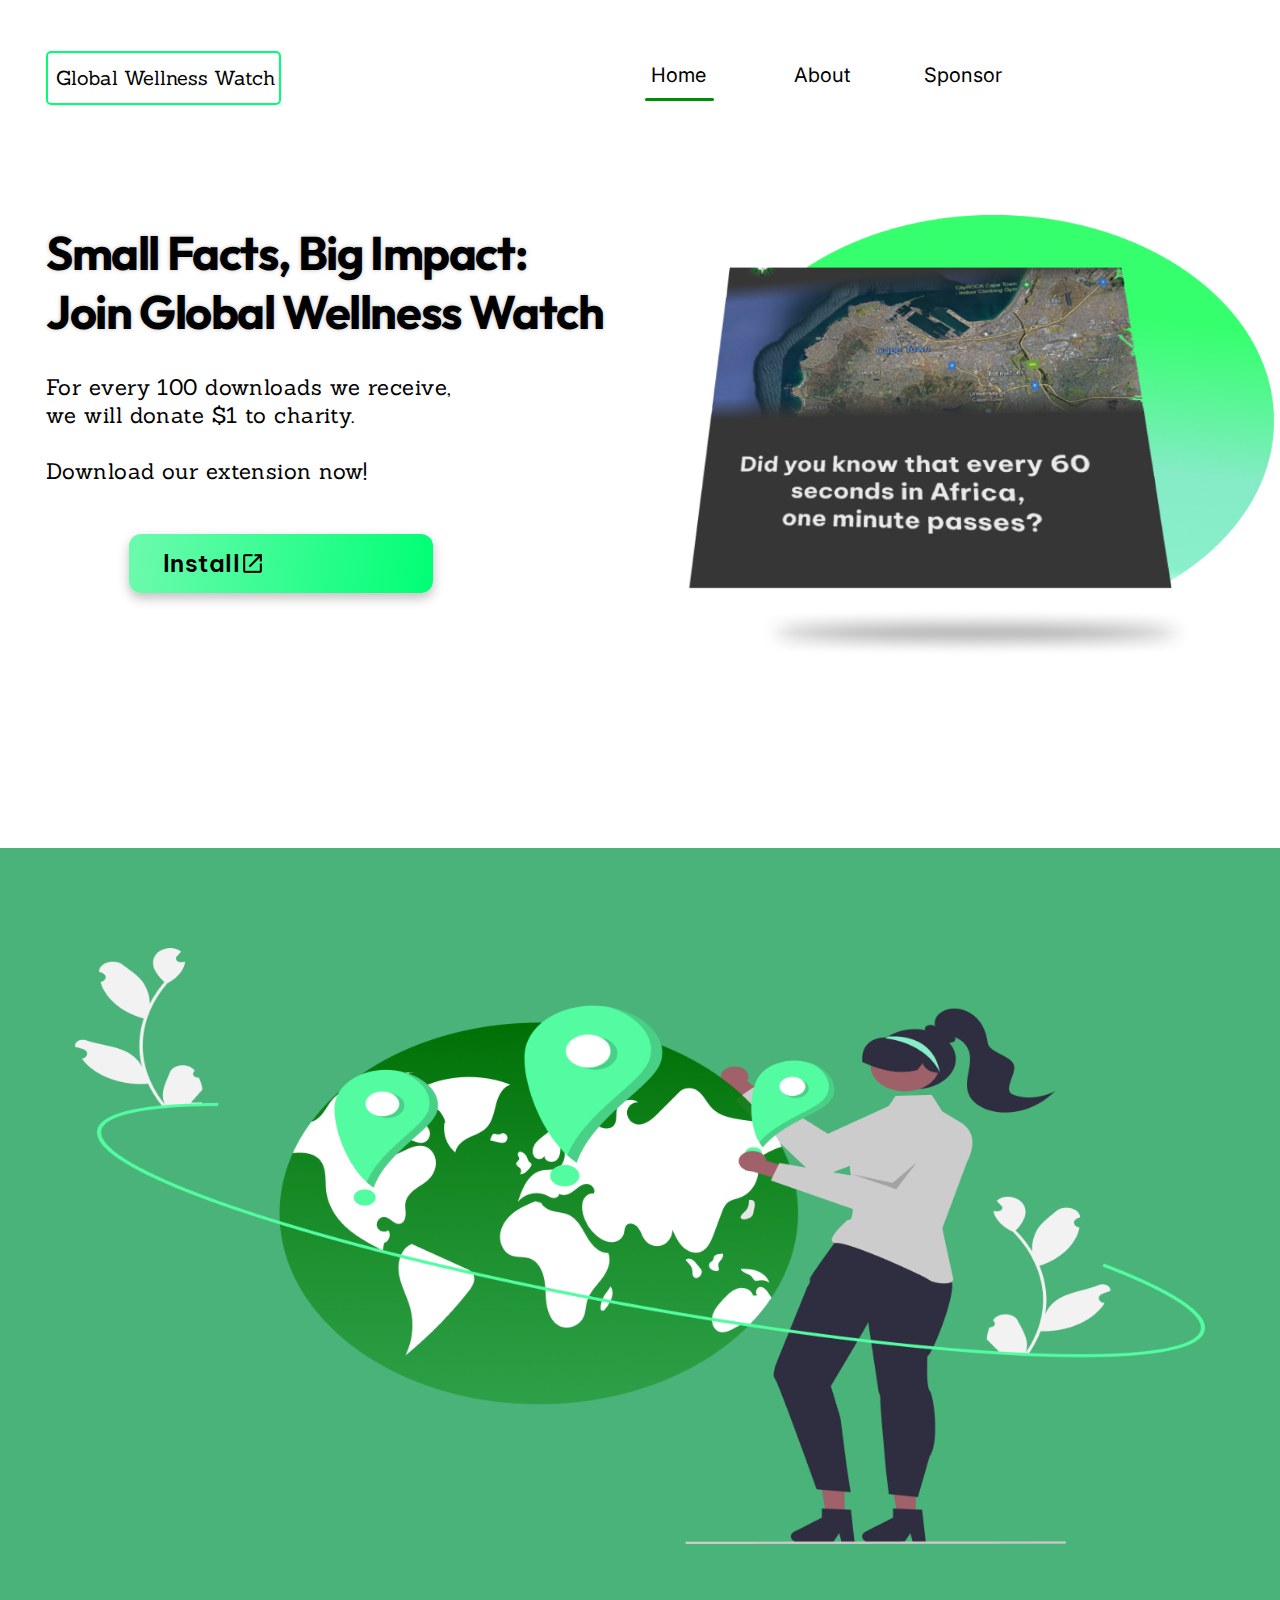
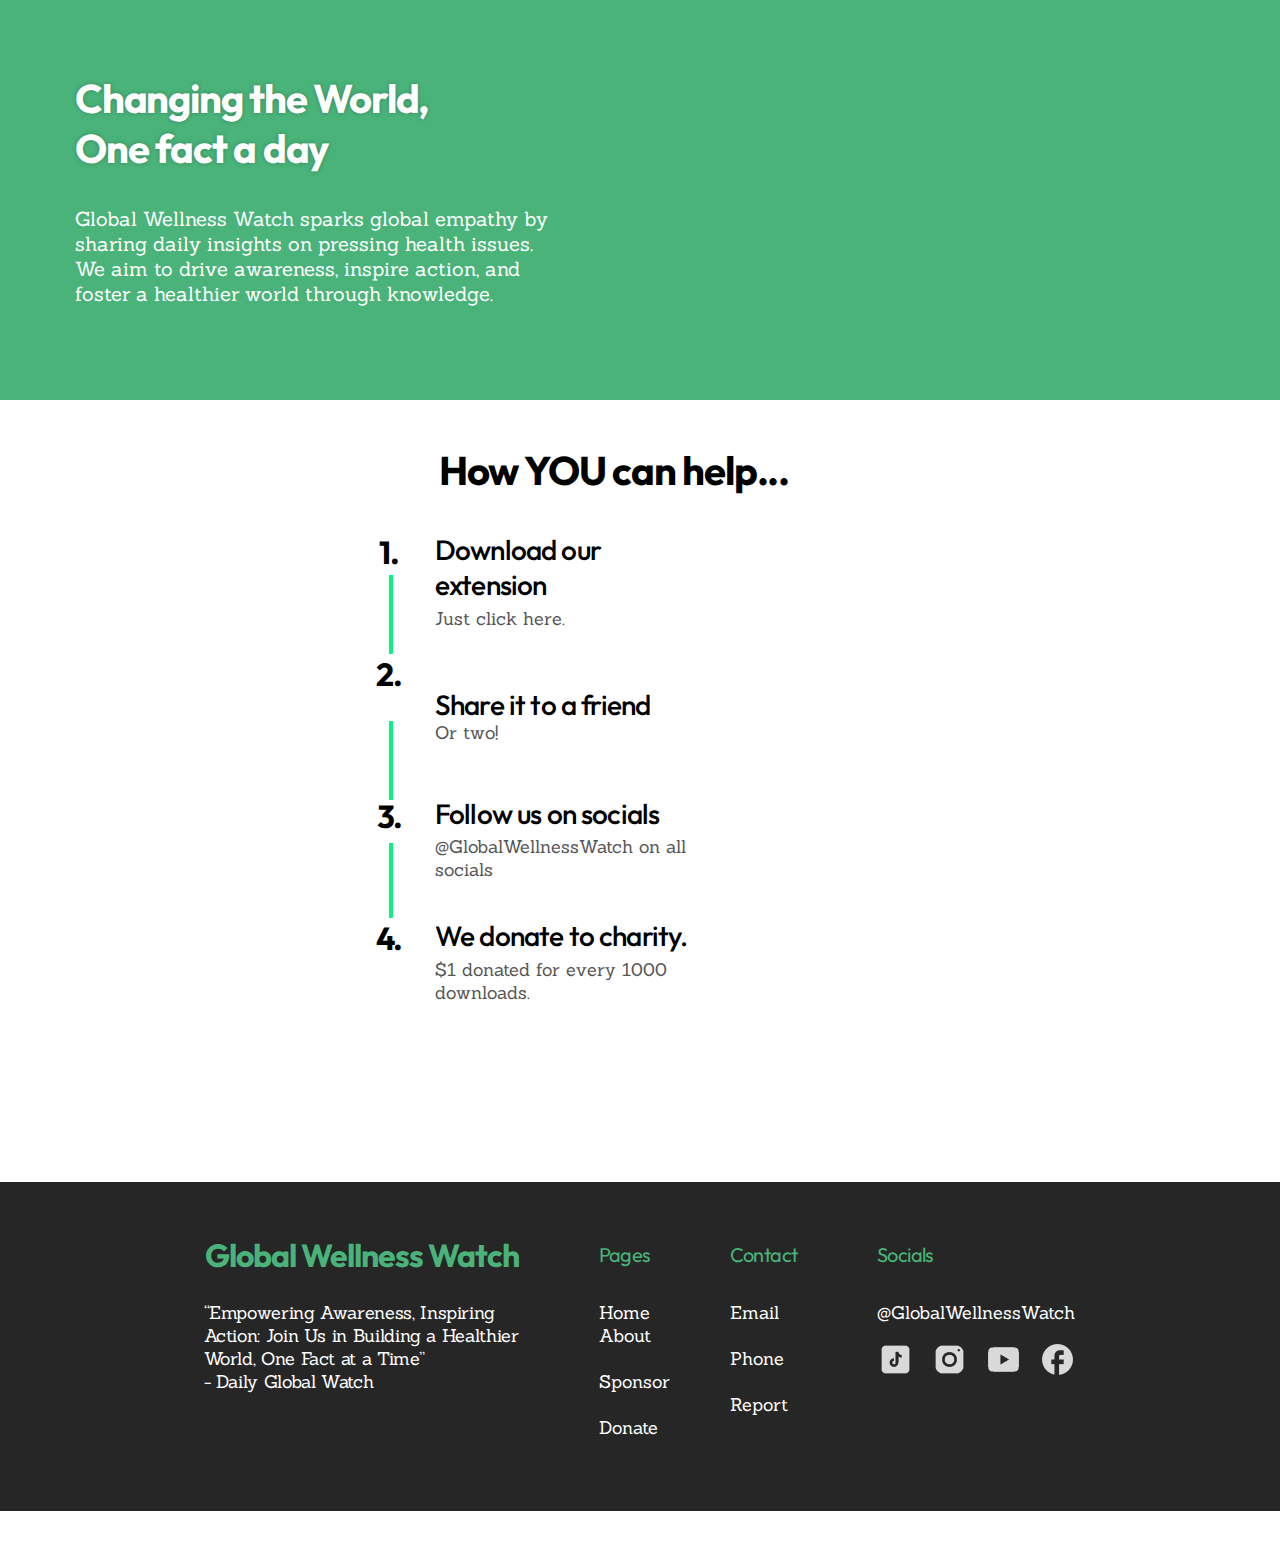
<file: web/index.html>
<!DOCTYPE html>
<html>
  <head>
    <meta charset="utf-8" />
    <meta name="viewport" content="initial-scale=1, width=device-width" />

    <link rel="stylesheet" href="./global.css" />
    <link rel="stylesheet" href="./index.css" />
    <link
      rel="stylesheet"
      href="https://fonts.googleapis.com/css2?family=Sanchez:wght@400&display=swap"
    />
    <link
      rel="stylesheet"
      href="https://fonts.googleapis.com/css2?family=Inter:wght@400&display=swap"
    />
    <link
      rel="stylesheet"
      href="https://fonts.googleapis.com/css2?family=Outfit:wght@400;500;700&display=swap"
    />
    <link
      rel="stylesheet"
      href="https://fonts.googleapis.com/css2?family=Be Vietnam:wght@600&display=swap"
    />
  </head>
  <body>
    <div class="home">
      <section class="home-inner">
        <div class="frame-parent">
          <div class="global-wellness-watch-label-parent">
            <div class="global-wellness-watch-label">
              <div class="global-wellness-watch-label-child"></div>
              <div class="global-wellness-watch">Global Wellness Watch</div>
            </div>
            <div class="frame-wrapper">
              <div class="frame-group">
                <div class="frame-container">
                  <div class="home-wrapper">
                    <div class="home1">Home</div>
                  </div>
                  <div class="current-page">
                    <div class="current-page-child"></div>
                  </div>
                </div>
                <div class="about" id="aboutText">About</div>
                <div class="sponsor" id="sponsorText">Sponsor</div>
              </div>
            </div>
          </div>
          <div class="frame-div">
            <div class="frame-parent1">
              <div class="frame-wrapper1">
                <div class="frame-parent2">
                  <div class="motto-parent">
                    <h1 class="motto">
                      <p class="small-facts-big">Small Facts, Big Impact:</p>
                      <p class="join-global-wellness">
                        Join Global Wellness Watch
                      </p>
                    </h1>
                    <div class="summary">
                      <p class="for-every-100">
                        For every 100 downloads we receive,
                      </p>
                      <p class="we-will-donate">
                        we will donate $1 to charity.
                      </p>
                      <p class="blank-line">&nbsp;</p>
                      <p class="download-our-extension">
                        Download our extension now!
                      </p>
                    </div>
                  </div>
                  <div class="intallbutton-wrapper">
                    <div class="intallbutton" id="intallButtonContainer">
                      <div class="install">Install</div>
                      <img
                        class="external-link-icon"
                        alt=""
                        src="./public/external-link@2x.png"
                      />
                    </div>
                  </div>
                </div>
              </div>
              <div class="wrapper-screenshot-group">
                <img
                  class="screenshot-group-icon"
                  loading="eager"
                  alt=""
                  src="./public/screenshot-group@2x.png"
                />
              </div>
            </div>
          </div>
        </div>
      </section>
      <section class="woman-image">
        <div class="background-2"></div>
        <img
          class="woman-holding-planet"
          loading="eager"
          alt=""
          src="./public/woman-holding-planet@2x.png"
        />

        <div class="woman-image-inner">
          <div class="motto-group">
            <h1 class="motto1">
              <p class="changing-the-world">Changing the World,</p>
              <p class="one-fact-a">One fact a day</p>
            </h1>
            <div class="summary1">
              Global Wellness Watch sparks global empathy by sharing daily
              insights on pressing health issues. We aim to drive awareness,
              inspire action, and foster a healthier world through knowledge.
            </div>
          </div>
        </div>
      </section>
      <div class="home-child">
        <div class="motto-container">
          <b class="motto2">How YOU can help...</b>
          <div class="frame-parent3">
            <div class="frame-wrapper2">
              <div class="tik-tok-logo-parent">
                <div class="tik-tok-logo">
                  <div class="instagram-logo">
                    <b class="you-tube-logo">1.</b>
                  </div>
                  <div class="facebook-logo">
                    <div class="facebook-logo-child"></div>
                  </div>
                  <b class="global-wellness-watch1">2.</b>
                </div>
                <div class="frame-parent4">
                  <div class="download-our-extension-parent">
                    <div class="download-our-extension1">
                      Download our extension
                    </div>
                    <div class="just-click-here">Just click here.</div>
                  </div>
                  <div class="share-it-to">Share it to a friend</div>
                </div>
              </div>
            </div>
            <div class="global-wellness-watch-contact-wrapper">
              <div class="global-wellness-watch-contact">
                <div class="follow-us"></div>
                <div class="or-two">Or two!</div>
              </div>
            </div>
            <div class="footer">
              <div class="call-to-action">
                <b class="social-media">3.</b>
                <div class="follow-us-on">Follow us on socials</div>
              </div>
            </div>
            <div class="header">
              <div class="global-wellness-watch2">
                <div class="pages">
                  <div class="pages-child"></div>
                </div>
                <div class="globalwellnesswatch-on-all">
                  @GlobalWellnessWatch on all socials
                </div>
              </div>
            </div>
            <div class="share">
              <b class="charity-donation">4.</b>
              <div class="email-phone-report">
                <div class="we-donate-to">We donate to charity.</div>
                <div class="donated-for-every">
                  $1 donated for every 1000 downloads.
                </div>
              </div>
            </div>
          </div>
        </div>
      </div>
      <footer class="page-header">
        <div class="footer-bg"></div>
        <div class="home-about-sponsor">
          <b class="global-wellness-watch3">Global Wellness Watch</b>
          <div class="empowering-awareness-inspirin-container">
            <p class="empowering-awareness-inspirin">
              “Empowering Awareness, Inspiring Action: Join Us in Building a
              Healthier World, One Fact at a Time”
            </p>
            <p class="daily-global-watch">- Daily Global Watch</p>
          </div>
        </div>
        <div class="menu">
          <div class="about-sponsor">
            <div class="pages1">Pages</div>
            <div class="home-about-sponsor-container">
              <p class="home2">Home </p>
              <p class="about1">About</p>
              <p class="blank-line1">&nbsp;</p>
              <p class="sponsor1">Sponsor</p>
              <p class="blank-line2">&nbsp;</p>
              <p class="donate">Donate</p>
            </div>
          </div>
        </div>
        <div class="contact-us">
          <div class="email-phone">
            <div class="contact">Contact</div>
            <div class="email-phone-report-container">
              <p class="email">Email</p>
              <p class="blank-line3">&nbsp;</p>
              <p class="phone">Phone</p>
              <p class="blank-line4">&nbsp;</p>
              <p class="report">Report</p>
            </div>
          </div>
        </div>
        <div class="email-link">
          <div class="phone-number">
            <div class="socials">Socials</div>
            <div class="instagram">
              <div class="globalwellnesswatch">@GlobalWellnessWatch</div>
              <div class="tik-tok">
                <img
                  class="tiktok-icon"
                  loading="eager"
                  alt=""
                  src="./public/tiktok@2x.png"
                />

                <img
                  class="instagram-icon"
                  loading="eager"
                  alt=""
                  src="./public/instagram@2x.png"
                />

                <img
                  class="youtube-icon"
                  loading="eager"
                  alt=""
                  src="./public/youtube@2x.png"
                />

                <img
                  class="facebook-icon"
                  loading="eager"
                  alt=""
                  src="./public/facebook@2x.png"
                />
              </div>
            </div>
          </div>
        </div>
      </footer>
    </div>

    <script>
      var aboutText = document.getElementById("aboutText");
      if (aboutText) {
        aboutText.addEventListener("click", function (e) {
          window.location.href = "./about.html";
        });
      }
      
      var sponsorText = document.getElementById("sponsorText");
      if (sponsorText) {
        sponsorText.addEventListener("click", function (e) {
          window.location.href = "./sponsor.html";
        });
      }
      
      var intallButtonContainer = document.getElementById("intallButtonContainer");
      if (intallButtonContainer) {
        intallButtonContainer.addEventListener("click", function () {
          window.open("youtube.com");
        });
      }
      </script>
  </body>
</html>
</file>
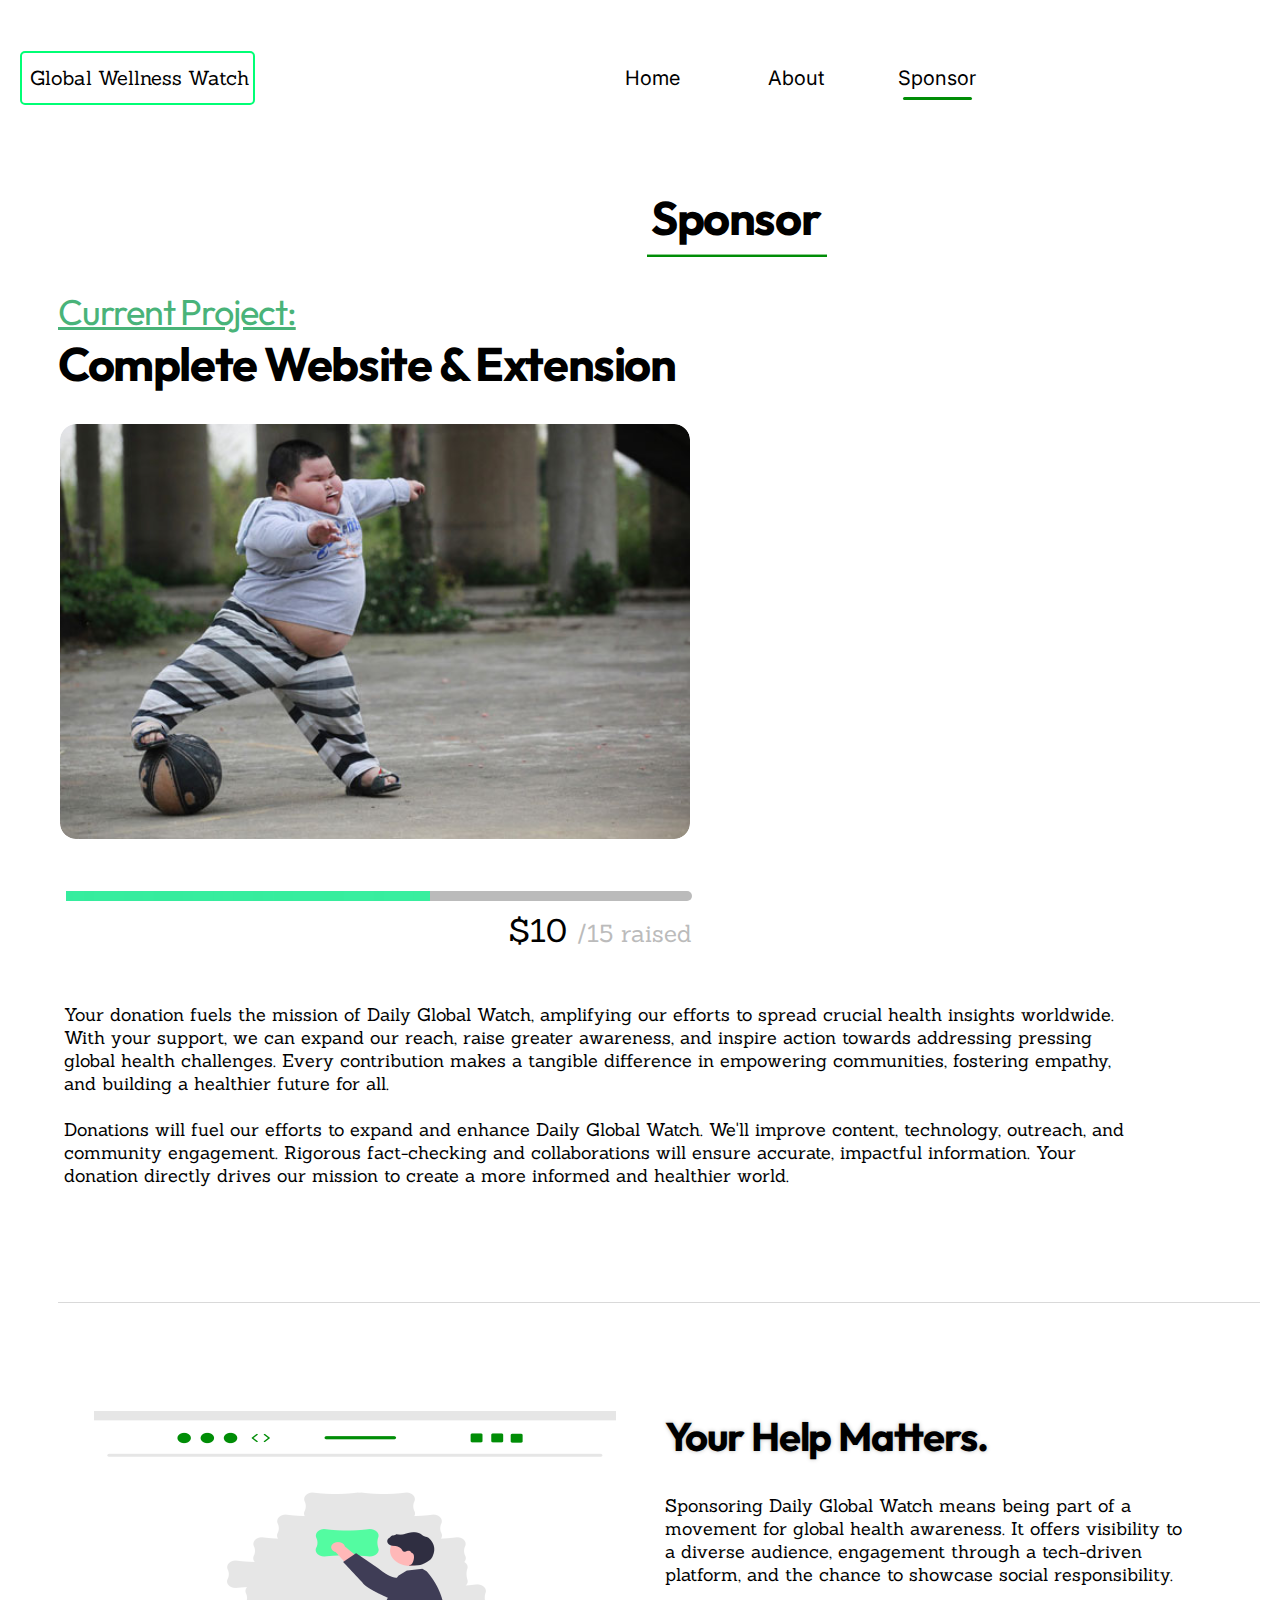
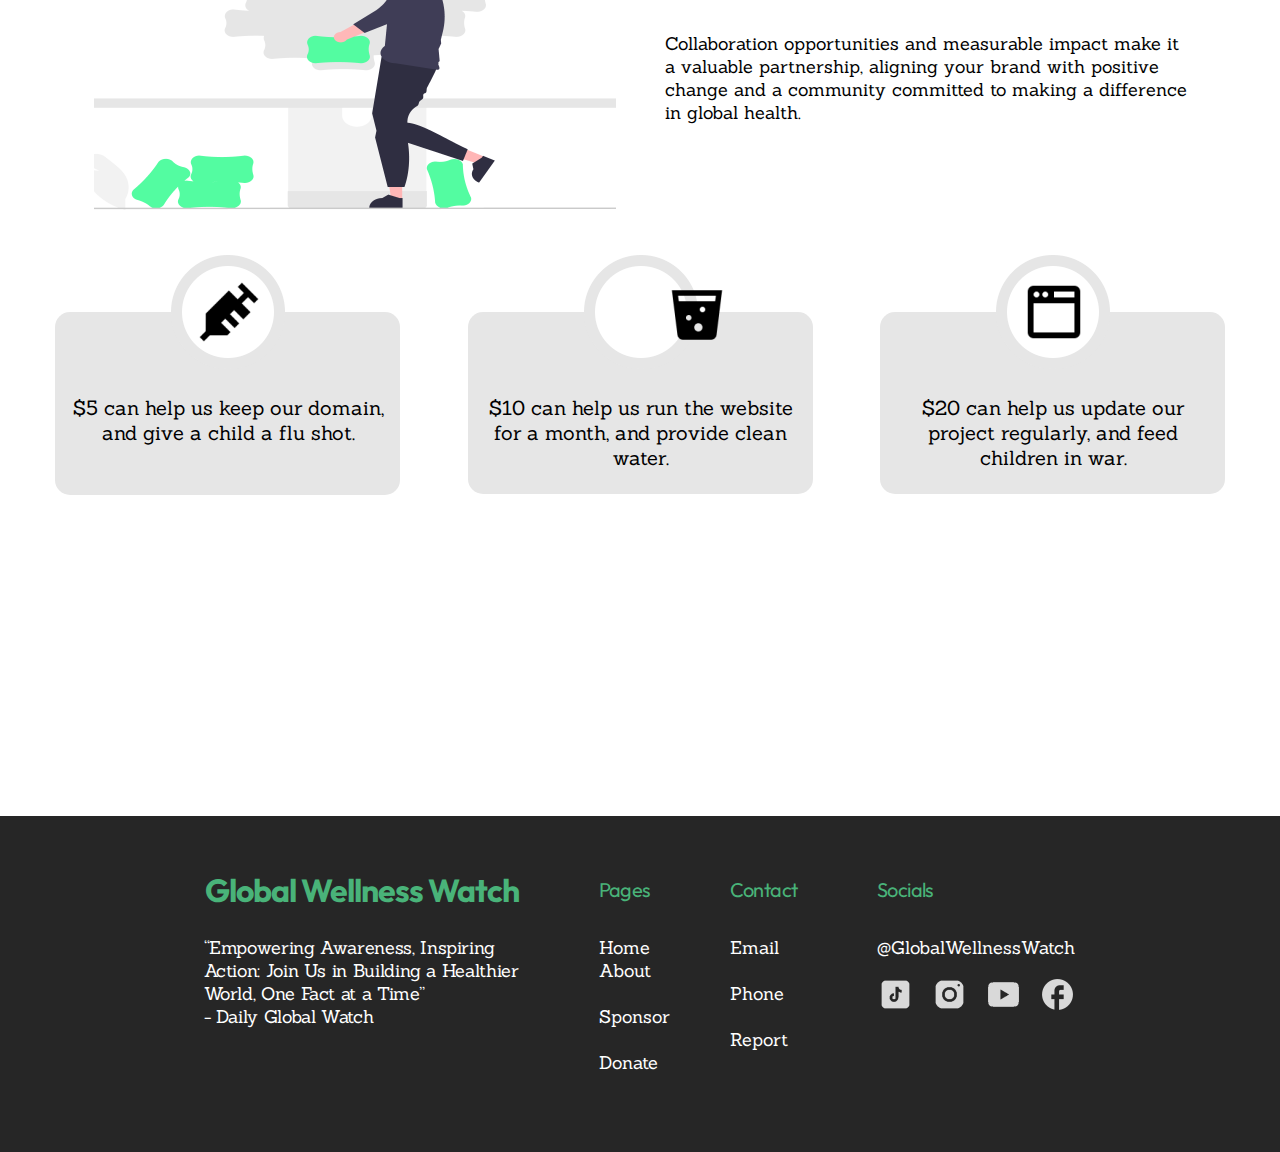
<file: web/sponsor.html>
<!DOCTYPE html>
<html>
  <head>
    <meta charset="utf-8" />
    <meta name="viewport" content="initial-scale=1, width=device-width" />

    <link rel="stylesheet" href="./global.css" />
    <link rel="stylesheet" href="./sponsor.css" />
    <link
      rel="stylesheet"
      href="https://fonts.googleapis.com/css2?family=Sanchez:wght@400&display=swap"
    />
    <link
      rel="stylesheet"
      href="https://fonts.googleapis.com/css2?family=Inter:wght@400&display=swap"
    />
    <link
      rel="stylesheet"
      href="https://fonts.googleapis.com/css2?family=Outfit:wght@400;500;700&display=swap"
    />
    <link
      rel="stylesheet"
      href="https://fonts.googleapis.com/css2?family=Be Vietnam:wght@600&display=swap"
    />
  </head>
  <body>
    <div class="sponsor4">
      <main class="sponsor-inner">
        <div class="frame-parent5">
          <div class="global-wellness-watch-label-group">
            <div class="global-wellness-watch-label1">
              <div class="global-wellness-watch-label-item"></div>
              <div class="global-wellness-watch6">Global Wellness Watch</div>
            </div>
            <div class="global-wellness-watch-link">
              <div class="frame-parent6">
                <div class="project-description-parent">
                  <div class="project-description">
                    <div class="current-project-name">
                      <div class="current-project-name-inner">
                        <div class="frame-parent7">
                          <div class="frame-parent8" id="frameContainer">
                            <div class="home-container">
                              <div class="home5">Home</div>
                            </div>
                            <div class="vector-parent">
                              <img
                                class="frame-item"
                                loading="eager"
                                alt=""
                                src="./public/rectangle-42@2x.png"
                              />

                              <div class="rectangle-3default2">
                                <div class="rectangle-3default-inner"></div>
                              </div>
                            </div>
                          </div>
                          <div class="about4" id="aboutText">About</div>
                        </div>
                      </div>
                      <img
                        class="current-project-name-child"
                        loading="eager"
                        alt=""
                        src="./public/line-1@2x.png"
                      />
                    </div>
                  </div>
                  <div class="frame-parent9">
                    <div class="sponsor-wrapper">
                      <h1 class="sponsor5">Sponsor</h1>
                    </div>
                    <img
                      class="frame-inner"
                      loading="eager"
                      alt=""
                      src="./public/line-2@2x.png"
                    />
                  </div>
                </div>
                <div class="money-raised-label">
                  <div class="sponsor6" id="sponsorText1">Sponsor</div>
                  <div class="rectangle-3default-wrapper">
                    <div class="rectangle-3default3">
                      <div class="rectangle-div"></div>
                    </div>
                  </div>
                </div>
              </div>
            </div>
          </div>
          <div class="page-links-label-wrapper">
            <div class="page-links-label">
              <div class="frame-parent10">
                <div class="current-project-parent">
                  <div class="current-project">Current Project:</div>
                  <h1 class="current-project-title">
                    Complete Website & Extension
                  </h1>
                </div>
                <div class="current-project-pic-label">
                  <img
                    class="current-project-pic"
                    loading="eager"
                    alt=""
                    src="./public/current-project-pic@2x.png"
                  />
                </div>
                <div class="site-icon-label">
                  <div class="social-media-label">
                    <div class="social-media-label-inner">
                      <div class="total-money-parent">
                        <img
                          class="total-money-icon"
                          loading="eager"
                          alt=""
                          src="./public/total-money.svg"
                        />

                        <img
                          class="money-raised-icon"
                          loading="eager"
                          alt=""
                          src="./public/money-raised@2x.png"
                        />
                      </div>
                    </div>
                    <div class="email-phone-report-label">
                      <div class="donation-figures">
                        <span>$10</span>
                        <span class="raised">/15 raised</span>
                      </div>
                    </div>
                  </div>
                </div>
                <div class="current-project-text-wrapper">
                  <div class="current-project-text-container">
                    <p class="your-donation-fuels">
                      Your donation fuels the mission of Daily Global Watch,
                      amplifying our efforts to spread crucial health insights
                      worldwide. With your support, we can expand our reach,
                      raise greater awareness, and inspire action towards
                      addressing pressing global health challenges. Every
                      contribution makes a tangible difference in empowering
                      communities, fostering empathy, and building a healthier
                      future for all.
                    </p>
                    <p class="blank-line9">&nbsp;</p>
                    <p class="donations-will-fuel">
                      Donations will fuel our efforts to expand and enhance
                      Daily Global Watch. We'll improve content, technology,
                      outreach, and community engagement. Rigorous fact-checking
                      and collaborations will ensure accurate, impactful
                      information. Your donation directly drives our mission to
                      create a more informed and healthier world.
                    </p>
                  </div>
                </div>
              </div>
              <div class="page-links-label-child"></div>
              <div class="page-links-label-inner">
                <div class="sponsor-image-parent">
                  <img
                    class="sponsor-image-icon"
                    loading="eager"
                    alt=""
                    src="./public/sponsor-image@2x.png"
                  />

                  <div class="your-help-matters-parent">
                    <h1 class="your-help-matters">Your Help Matters.</h1>
                    <div class="why-they-should-container">
                      <p class="sponsoring-daily-global">
                        Sponsoring Daily Global Watch means being part of a
                        movement for global health awareness. It offers
                        visibility to a diverse audience, engagement through a
                        tech-driven platform, and the chance to showcase social
                        responsibility.
                      </p>
                      <p class="blank-line10">&nbsp;</p>
                      <p class="blank-line11">&nbsp;</p>
                      <p class="collaboration-opportunities-an">
                        Collaboration opportunities and measurable impact make
                        it a valuable partnership, aligning your brand with
                        positive change and a community committed to making a
                        difference in global health.
                      </p>
                    </div>
                  </div>
                </div>
              </div>
            </div>
          </div>
          <div class="frame-wrapper3">
            <div class="total-money-raised-parent">
              <div class="total-money-raised">
                <img
                  class="site-icon"
                  loading="eager"
                  alt=""
                  src="./public/site-icon2@2x.png"
                />

                <div class="rectangle-parent">
                  <div class="frame-child1"></div>
                  <div class="can-help-us">
                    $5 can help us keep our domain, and give a child a flu shot.
                  </div>
                </div>
              </div>
              <div class="total-money-raised1">
                <img
                  class="site-icon1"
                  alt=""
                  src="./public/site-icon1@2x.png"
                />

                <div class="monthly-cost">
                  <div class="monthly-cost-child"></div>
                  <div class="can-help-us1">
                    $10 can help us run the website for a month, and provide
                    clean water.
                  </div>
                </div>
                <img
                  class="water-glass-icon"
                  loading="eager"
                  alt=""
                  src="./public/water-glass@2x.png"
                />
              </div>
              <div class="vector-group">
                <img
                  class="vector-icon"
                  alt=""
                  src="./public/vector-8@2x.png"
                />

                <div class="rectangle-group">
                  <div class="frame-child2"></div>
                  <div class="can-help-us2">
                    $20 can help us update our project regularly, and feed
                    children in war.
                  </div>
                </div>
                <img
                  class="site-icon2"
                  loading="eager"
                  alt=""
                  src="./public/site-icon@2x.png"
                />
              </div>
            </div>
          </div>
        </div>
      </main>
      <div class="sponsor-child">
        <div class="slice-div"></div>
      </div>
      <footer class="footer1">
        <div class="global-wellness-watch-parent">
          <h2 class="global-wellness-watch7">Global Wellness Watch</h2>
          <div class="empowering-awareness-inspirin-container2">
            <p class="empowering-awareness-inspirin2">
              “Empowering Awareness, Inspiring Action: Join Us in Building a
              Healthier World, One Fact at a Time”
            </p>
            <p class="daily-global-watch2">- Daily Global Watch</p>
          </div>
        </div>
        <div class="footer-inner">
          <div class="pages-parent">
            <div class="pages3">Pages</div>
            <div class="home-about-sponsor-container2">
              <p class="home6">Home</p>
              <p class="about5">About</p>
              <p class="blank-line12">&nbsp;</p>
              <p class="sponsor7">Sponsor</p>
              <p class="blank-line13">&nbsp;</p>
              <p class="donate4">Donate</p>
            </div>
          </div>
        </div>
        <div class="footer-child">
          <div class="contact-parent">
            <div class="contact2">Contact</div>
            <div class="email-phone-report-container2">
              <p class="email2">Email</p>
              <p class="blank-line14">&nbsp;</p>
              <p class="phone2">Phone</p>
              <p class="blank-line15">&nbsp;</p>
              <p class="report2">Report</p>
            </div>
          </div>
        </div>
        <div class="footer-inner1">
          <div class="socials-parent">
            <div class="socials2">Socials</div>
            <div class="globalwellnesswatch-parent">
              <div class="globalwellnesswatch2">@GlobalWellnessWatch</div>
              <div class="tiktok-parent">
                <img
                  class="tiktok-icon2"
                  loading="eager"
                  alt=""
                  src="./public/tiktok@2x.png"
                />

                <img
                  class="instagram-icon2"
                  loading="eager"
                  alt=""
                  src="./public/instagram@2x.png"
                />

                <img
                  class="youtube-icon2"
                  loading="eager"
                  alt=""
                  src="./public/youtube@2x.png"
                />

                <img
                  class="facebook-icon2"
                  loading="eager"
                  alt=""
                  src="./public/facebook@2x.png"
                />
              </div>
            </div>
          </div>
        </div>
      </footer>
    </div>

    <script>
      var frameContainer = document.getElementById("frameContainer");
      if (frameContainer) {
        frameContainer.addEventListener("click", function (e) {
          window.location.href = "./index.html";
        });
      }
      
      var aboutText = document.getElementById("aboutText");
      if (aboutText) {
        aboutText.addEventListener("click", function (e) {
          window.location.href = "./about.html";
        });
      }
      
      var sponsorText1 = document.getElementById("sponsorText1");
      if (sponsorText1) {
        sponsorText1.addEventListener("click", function (e) {
          window.location.href = "./sponsor.html";
        });
      }
      </script>
  </body>
</html>
</file>
<file: web/global.css>
body {
  margin: 0;
  line-height: normal;
}

:root {
  /* fonts */
  --body: Sanchez;
  --heading: Outfit;
  --font-be-vietnam: "Be Vietnam";
  --font-inter: Inter;

  /* font sizes */
  --body-size: 18px;
  --font-size-xl: 20px;
  --font-size-base: 16px;
  --font-size-13xl: 32px;
  --font-size-lgi: 19px;
  --font-size-7xl: 26px;
  --font-size-9xl: 28px;
  --font-size-3xl: 22px;
  --font-size-21xl: 40px;
  --font-size-5xl: 24px;
  --heading-size: 47px;
  --font-size-19xl: 38px;

  /* Colors */
  --color-white: #fff;
  --color-gray: #262626;
  --color-mediumseagreen: #49b379;
  --color-dimgray: #565656;
  --color-black: #000;
  --color-springgreen-100: #00ff75;
  --color-springgreen-200: #08f381;
  --color-green: #008d06;
  --color-gainsboro-100: #e6e6e6;

  /* Gaps */
  --gap-72xl: 91px;
  --gap-4xl: 23px;
  --gap-26xl: 45px;
  --gap-102xl: 121px;
  --gap-mini: 15px;
  --gap-11xl: 30px;
  --gap-41xl: 60px;
  --gap-15xl: 34px;
  --gap-mid: 17px;
  --gap-mid-3: 17.3px;
  --gap-7xl: 26px;
  --gap-8xs: 5px;
  --gap-13xl: 32px;
  --gap-base: 16px;
  --gap-xl: 20px;
  --gap-5xl: 24px;
  --gap-28xl: 47px;
  --gap-14xl: 33px;
  --gap-30xl: 49px;
  --gap-6xs: 7px;

  /* Paddings */
  --padding-32xl: 51px;
  --padding-35xl: 54px;
  --padding-34xl: 53px;
  --padding-237xl: 256px;
  --padding-53xl: 72px;
  --padding-xl: 20px;
  --padding-45xl: 64px;
  --padding-109xl: 128px;
  --padding-6xs: 7px;
  --padding-lgi: 19px;
  --padding-lg: 18px;
  --padding-mid: 17px;
  --padding-5xs: 8px;
  --padding-9xs: 4px;
  --padding-3xs: 10px;
  --padding-smi: 13px;
  --padding-10xs: 3px;
  --padding-56xl: 75px;
  --padding-16xl: 35px;
  --padding-mini: 15px;
  --padding-7xs: 6px;
  --padding-xs: 12px;
  --padding-29xl: 48px;
  --padding-77xl: 96px;
  --padding-64xl: 83px;
  --padding-5xl: 24px;
  --padding-51xl: 70px;
  --padding-17xl: 36px;
  --padding-2xl: 21px;
  --padding-11xs: 2px;
  --padding-8xs: 5px;

  /* Border radiuses */
  --br-6xs: 7px;
  --br-8xs: 5px;
  --br-mini: 15px;
}
</file>
<file: web/index.css>
.global-wellness-watch-label-child {
  height: 57px;
  width: 238px;
  position: relative;
  border-radius: var(--br-8xs);
  background-color: var(--color-white);
  border: 2px solid var(--color-springgreen-100);
  box-sizing: border-box;
  display: none;
}
.global-wellness-watch {
  position: relative;
  z-index: 1;
}
.global-wellness-watch-label {
  border-radius: var(--br-8xs);
  background-color: var(--color-white);
  border: 2px solid var(--color-springgreen-100);
  display: flex;
  flex-direction: row;
  align-items: flex-start;
  justify-content: flex-start;
  padding: var(--padding-xs) var(--padding-9xs) var(--padding-smi)
    var(--padding-5xs);
  white-space: nowrap;
}
.home1 {
  position: relative;
  display: inline-block;
  min-width: 56px;
}
.home-wrapper {
  display: flex;
  flex-direction: row;
  align-items: flex-start;
  justify-content: flex-start;
  padding: 0 var(--padding-6xs) 0 var(--padding-7xs);
}
.current-page-child {
  height: 3px;
  flex: 1;
  position: relative;
  border-radius: var(--br-6xs);
  background-color: var(--color-green);
}
.current-page,
.frame-container {
  display: flex;
  align-items: flex-start;
  justify-content: flex-start;
}
.current-page {
  align-self: stretch;
  flex-direction: row;
}
.frame-container {
  width: 76px;
  flex-direction: column;
  padding: 0 var(--padding-6xs) 0 0;
  box-sizing: border-box;
  gap: 11px;
}
.about,
.sponsor {
  position: relative;
  display: inline-block;
  min-width: 57px;
  cursor: pointer;
}
.sponsor {
  min-width: 79px;
}
.frame-group,
.frame-wrapper {
  display: flex;
  align-items: flex-start;
}
.frame-group {
  align-self: stretch;
  flex-direction: row;
  justify-content: space-between;
  gap: var(--gap-xl);
}
.frame-wrapper {
  width: 358px;
  flex-direction: column;
  justify-content: flex-end;
  padding: 0 0 var(--padding-9xs);
  box-sizing: border-box;
  max-width: 100%;
  font-family: var(--font-inter);
}
.global-wellness-watch-label-parent {
  width: 957px;
  display: flex;
  flex-direction: row;
  align-items: flex-end;
  justify-content: space-between;
  max-width: 100%;
  gap: var(--gap-xl);
}
.join-global-wellness,
.small-facts-big {
  margin: 0;
}
.motto {
  position: relative;
  font-size: inherit;
  letter-spacing: -0.03em;
  font-weight: 700;
  font-family: inherit;
  text-shadow: 0 0 4px rgba(0, 0, 0, 0.25);
}
.blank-line,
.download-our-extension,
.for-every-100,
.motto,
.we-will-donate {
  margin: 0;
}
.summary {
  width: 547px;
  position: relative;
  font-size: var(--font-size-3xl);
  letter-spacing: 0.02em;
  font-family: var(--body);
  display: inline-block;
  max-width: 100%;
}
.motto-parent {
  display: flex;
  flex-direction: column;
  align-items: flex-start;
  justify-content: flex-start;
  gap: var(--gap-13xl);
  max-width: 100%;
}
.external-link-icon,
.install {
  position: relative;
  z-index: unset;
}
.install {
  height: 27px;
  letter-spacing: 0.02em;
  font-weight: 600;
  display: flex;
  align-items: flex-end;
  justify-content: center;
  min-width: 77px;
}
.external-link-icon {
  height: 25px;
  width: 25px;
  object-fit: contain;
}
.intallbutton,
.intallbutton-wrapper {
  display: flex;
  flex-direction: row;
  align-items: flex-start;
  box-sizing: border-box;
}
.intallbutton {
  width: 304px;
  border-radius: 12px;
  background: linear-gradient(97.02deg, #6dfaae, #00ff75);
  box-shadow: 0 5px 12px rgba(0, 0, 0, 0.25);
  justify-content: flex-start;
  padding: var(--padding-mid) 34px var(--padding-mini);
  cursor: pointer;
}
.intallbutton-wrapper {
  width: 470px;
  justify-content: center;
  padding: 0 var(--padding-xl);
  max-width: 100%;
  text-align: center;
  font-size: var(--font-size-5xl);
  font-family: var(--font-be-vietnam);
}
.frame-parent2,
.frame-wrapper1 {
  display: flex;
  flex-direction: column;
  align-items: flex-start;
  justify-content: flex-start;
  max-width: 100%;
}
.frame-parent2 {
  gap: var(--gap-30xl);
}
.frame-wrapper1 {
  padding: 72.2px 0 0;
  box-sizing: border-box;
  min-width: 559px;
}
.screenshot-group-icon {
  height: 100%;
  flex: 1;
  overflow: hidden;
  object-fit: contain;
  position: absolute;
  left: 0;
  top: 13px;
  width: 100%;
  transform: scale(1.046);
}
.wrapper-screenshot-group {
  height: 543.6px;
  flex: 1;
  position: relative;
  max-width: 100%;
  min-width: 489px;
  display: flex;
  align-items: center;
  justify-content: center;
}
.frame-parent1 {
  width: 1498.6px;
  display: flex;
  flex-direction: row;
  align-items: flex-start;
  justify-content: flex-start;
  gap: 186.3px;
  max-width: 100%;
}
.frame-div {
  align-self: stretch;
  flex-direction: row;
  justify-content: flex-end;
  flex-shrink: 0;
  font-size: var(--heading-size);
  font-family: var(--heading);
}
.frame-div,
.frame-parent,
.home-inner {
  display: flex;
  align-items: flex-start;
  max-width: 100%;
}
.frame-parent {
  width: 1565.6px;
  flex-direction: column;
  justify-content: flex-start;
  gap: 45.8px;
}
.home-inner {
  align-self: stretch;
  flex-direction: row;
  justify-content: center;
  padding: 0 var(--padding-xl) 108.6px 92px;
  box-sizing: border-box;
  text-align: left;
  font-size: var(--font-size-xl);
  color: var(--color-black);
  font-family: var(--body);
}
.background-2 {
  height: 563px;
  width: 1920px;
  position: relative;
  background-color: var(--color-mediumseagreen);
  display: none;
  max-width: 100%;
}
.woman-holding-planet {
  width: 700px;
  position: relative;
  max-height: 100%;
  overflow: hidden;
  flex-shrink: 0;
  object-fit: contain;
  max-width: 100%;
  z-index: 1;
}
.changing-the-world,
.one-fact-a {
  margin: 0;
}
.motto1,
.summary1 {
  position: relative;
  z-index: 1;
}
.motto1 {
  margin: 0;
  align-self: stretch;
  font-size: inherit;
  letter-spacing: -0.03em;
  font-weight: 700;
  font-family: inherit;
  text-shadow: 0 0 4px rgba(0, 0, 0, 0.25);
}
.summary1 {
  width: 478px;
  font-size: var(--font-size-xl);
  font-family: var(--body);
  display: inline-block;
  max-width: 100%;
}
.motto-group,
.woman-image,
.woman-image-inner {
  display: flex;
  align-items: flex-start;
  justify-content: flex-start;
  max-width: 100%;
}
.motto-group {
  align-self: stretch;
  flex-direction: column;
  gap: var(--gap-14xl);
}
.woman-image,
.woman-image-inner {
  box-sizing: border-box;
}
.woman-image-inner {
  width: 559px;
  flex-direction: column;
  padding: var(--padding-16xl) 0 0;
  min-width: 559px;
}
.woman-image {
  align-self: stretch;
  background-color: var(--color-mediumseagreen);
  flex-direction: row;
  padding: 100px 151px 94px;
  gap: 189px;
  text-align: left;
  font-size: var(--font-size-21xl);
  color: var(--color-white);
  font-family: var(--heading);
}
.motto2,
.you-tube-logo {
  position: relative;
  letter-spacing: -0.03em;
}
.motto2 {
  align-self: stretch;
}
.you-tube-logo {
  flex: 1;
  display: inline-block;
  min-width: 21px;
}
.instagram-logo {
  align-self: stretch;
  display: flex;
  flex-direction: row;
  align-items: flex-start;
  justify-content: flex-end;
  padding: 0 var(--padding-10xs);
}
.facebook-logo-child {
  height: 79px;
  width: 4px;
  position: relative;
  border-right: 4px solid var(--color-springgreen-200);
  box-sizing: border-box;
}
.facebook-logo {
  height: 75px;
  display: flex;
  flex-direction: row;
  align-items: flex-start;
  justify-content: flex-end;
  padding: 0 var(--padding-3xs) 0 var(--padding-smi);
  box-sizing: border-box;
}
.global-wellness-watch1 {
  align-self: stretch;
  position: relative;
  letter-spacing: -0.03em;
  display: inline-block;
  min-width: 27px;
}
.tik-tok-logo {
  width: 27px;
  display: flex;
  flex-direction: column;
  align-items: flex-end;
  justify-content: flex-start;
  gap: 3.5px;
}
.download-our-extension1 {
  position: relative;
  letter-spacing: -0.03em;
  font-weight: 500;
}
.just-click-here {
  position: relative;
  font-size: var(--body-size);
  font-family: var(--body);
  color: var(--color-dimgray);
  text-align: center;
  display: inline-block;
  min-width: 127px;
}
.download-our-extension-parent {
  align-self: stretch;
  display: flex;
  flex-direction: column;
  align-items: flex-start;
  justify-content: flex-start;
  gap: var(--gap-8xs);
}
.share-it-to {
  position: relative;
  letter-spacing: -0.03em;
  font-weight: 500;
}
.frame-parent4,
.frame-wrapper2,
.tik-tok-logo-parent {
  display: flex;
  align-items: flex-start;
  justify-content: flex-start;
}
.frame-parent4 {
  flex: 1;
  flex-direction: column;
  gap: 57px;
  min-width: 183px;
  text-align: left;
  font-size: var(--font-size-9xl);
}
.frame-wrapper2,
.tik-tok-logo-parent {
  flex-direction: row;
  max-width: 100%;
}
.tik-tok-logo-parent {
  flex: 1;
  flex-wrap: wrap;
  gap: var(--gap-13xl);
  flex-shrink: 0;
  debug_commit: 1de1738;
}
.frame-wrapper2 {
  align-self: stretch;
  padding: 0 0 0 var(--padding-9xs);
  box-sizing: border-box;
}
.follow-us {
  height: 79px;
  width: 4px;
  position: relative;
  border-right: 4px solid var(--color-springgreen-200);
  box-sizing: border-box;
}
.or-two {
  position: relative;
  display: inline-block;
  min-width: 63px;
}
.global-wellness-watch-contact {
  height: 75px;
  flex: 1;
  display: flex;
  flex-direction: row;
  align-items: flex-start;
  justify-content: space-between;
  flex-shrink: 0;
  debug_commit: 1de1738;
  gap: var(--gap-xl);
}
.global-wellness-watch-contact-wrapper {
  width: 143px;
  display: flex;
  flex-direction: row;
  align-items: flex-start;
  justify-content: flex-start;
  padding: 0 var(--padding-mid);
  box-sizing: border-box;
  margin-top: -0.5px;
  font-size: var(--body-size);
  color: var(--color-dimgray);
  font-family: var(--body);
}
.follow-us-on,
.social-media {
  position: relative;
  letter-spacing: -0.03em;
}
.social-media {
  width: 27px;
  display: inline-block;
  flex-shrink: 0;
  min-width: 27px;
}
.follow-us-on {
  font-size: var(--font-size-9xl);
  font-weight: 500;
  text-align: left;
}
.call-to-action,
.footer {
  display: flex;
  flex-direction: row;
  align-items: flex-start;
  justify-content: flex-start;
}
.call-to-action {
  gap: var(--gap-13xl);
  flex-shrink: 0;
  debug_commit: 1de1738;
}
.footer {
  padding: 0 var(--padding-9xs);
  margin-top: -0.5px;
}
.pages,
.pages-child {
  box-sizing: border-box;
}
.pages-child {
  width: 4px;
  height: 79px;
  position: relative;
  border-right: 4px solid var(--color-springgreen-200);
}
.pages {
  height: 83px;
  display: flex;
  flex-direction: column;
  align-items: flex-start;
  justify-content: flex-start;
  padding: var(--padding-5xs) 0 0;
}
.globalwellnesswatch-on-all {
  flex: 1;
  position: relative;
}
.global-wellness-watch2,
.header {
  display: flex;
  flex-direction: row;
  align-items: flex-start;
  justify-content: flex-start;
}
.global-wellness-watch2 {
  flex: 1;
  gap: 42px;
  flex-shrink: 0;
  debug_commit: 1de1738;
}
.header {
  width: 334px;
  padding: 0 var(--padding-mid);
  box-sizing: border-box;
  max-width: 100%;
  margin-top: -0.5px;
  text-align: left;
  font-size: var(--body-size);
  color: var(--color-dimgray);
  font-family: var(--body);
}
.charity-donation,
.we-donate-to {
  position: relative;
  letter-spacing: -0.03em;
}
.charity-donation {
  width: 34px;
  display: inline-block;
  flex-shrink: 0;
}
.we-donate-to {
  font-weight: 500;
}
.donated-for-every {
  align-self: stretch;
  position: relative;
  font-size: var(--body-size);
  font-family: var(--body);
  color: var(--color-dimgray);
}
.email-phone-report {
  flex: 1;
  display: flex;
  flex-direction: column;
  align-items: flex-start;
  gap: var(--gap-8xs);
  text-align: left;
  font-size: var(--font-size-9xl);
}
.email-phone-report,
.frame-parent3,
.share {
  justify-content: flex-start;
}
.share {
  width: 317px;
  display: flex;
  flex-direction: row;
  align-items: flex-start;
  gap: 29px;
  flex-shrink: 0;
  debug_commit: 1de1738;
  margin-top: -0.5px;
}
.frame-parent3 {
  width: 345px;
  flex-direction: column;
  font-size: var(--font-size-13xl);
}
.frame-parent3,
.home-child,
.motto-container {
  display: flex;
  align-items: flex-start;
  max-width: 100%;
}
.motto-container {
  width: 484px;
  flex-direction: column;
  justify-content: flex-start;
  gap: 37px;
}
.home-child {
  width: 1228px;
  flex-direction: row;
  justify-content: center;
  padding: 0 var(--padding-xl) 133px;
  box-sizing: border-box;
}
.footer-bg {
  height: 328px;
  width: 1920px;
  position: relative;
  background-color: var(--color-gray);
  display: none;
  max-width: 100%;
}
.global-wellness-watch3 {
  align-self: stretch;
  position: relative;
  letter-spacing: -0.03em;
  z-index: 1;
}
.daily-global-watch,
.empowering-awareness-inspirin {
  margin: 0;
}
.empowering-awareness-inspirin-container {
  align-self: stretch;
  position: relative;
  font-size: var(--body-size);
  letter-spacing: -0.02em;
  font-family: var(--body);
  color: var(--color-white);
  text-align: left;
  z-index: 1;
}
.home-about-sponsor {
  width: 335px;
  display: flex;
  flex-direction: column;
  align-items: flex-start;
  justify-content: flex-start;
  padding: 0 var(--padding-lg) 0 0;
  box-sizing: border-box;
  gap: var(--gap-7xl);
  max-width: 100%;
  font-size: var(--font-size-13xl);
}
.pages1 {
  position: relative;
  letter-spacing: -0.03em;
  display: inline-block;
  min-width: 52px;
  z-index: 1;
}
.about1,
.blank-line1,
.blank-line2,
.donate,
.home2,
.sponsor1 {
  margin: 0;
}
.home-about-sponsor-container {
  position: relative;
  font-size: var(--body-size);
  font-family: var(--body);
  color: var(--color-white);
  text-align: left;
  z-index: 1;
}
.about-sponsor,
.menu {
  display: flex;
  flex-direction: column;
  align-items: flex-start;
  justify-content: flex-start;
}
.about-sponsor {
  gap: var(--gap-15xl);
}
.menu {
  padding: var(--padding-6xs) 0 0;
}
.contact {
  position: relative;
  letter-spacing: -0.03em;
  display: inline-block;
  min-width: 68px;
  z-index: 1;
}
.blank-line3,
.blank-line4,
.email,
.phone,
.report {
  margin: 0;
}
.email-phone-report-container {
  position: relative;
  font-size: var(--body-size);
  font-family: var(--body);
  color: var(--color-white);
  text-align: left;
  z-index: 1;
}
.contact-us,
.email-phone {
  display: flex;
  flex-direction: column;
  align-items: flex-start;
  justify-content: flex-start;
}
.email-phone {
  gap: var(--gap-15xl);
}
.contact-us {
  padding: var(--padding-6xs) var(--padding-lgi) 0 0;
}
.socials {
  width: 58px;
  letter-spacing: -0.03em;
  display: inline-block;
  min-width: 58px;
}
.globalwellnesswatch,
.socials {
  position: relative;
  z-index: 1;
}
.facebook-icon,
.instagram-icon,
.tiktok-icon,
.youtube-icon {
  height: 37px;
  width: 37px;
  position: relative;
  object-fit: cover;
  min-height: 37px;
  z-index: 1;
}
.facebook-icon {
  overflow: hidden;
  flex-shrink: 0;
}
.tik-tok {
  align-self: stretch;
  display: flex;
  flex-direction: row;
  align-items: flex-start;
  justify-content: flex-start;
  gap: var(--gap-mid-3);
}
.instagram {
  align-self: stretch;
  flex-direction: column;
  gap: var(--gap-mid);
  text-align: left;
  font-size: var(--body-size);
  color: var(--color-white);
  font-family: var(--body);
}
.email-link,
.home,
.instagram,
.page-header,
.phone-number {
  display: flex;
  align-items: flex-start;
  justify-content: flex-start;
}
.phone-number {
  align-self: stretch;
  flex-direction: column;
  gap: var(--gap-15xl);
}
.email-link,
.home,
.page-header {
  box-sizing: border-box;
}
.email-link {
  width: 200px;
  flex-direction: column;
  padding: var(--padding-6xs) 0 0;
}
.home,
.page-header {
  text-align: center;
  font-family: var(--heading);
}
.page-header {
  align-self: stretch;
  background-color: var(--color-gray);
  flex-direction: row;
  padding: var(--padding-34xl) var(--padding-237xl) var(--padding-53xl);
  gap: var(--gap-102xl);
  max-width: 100%;
  font-size: var(--font-size-xl);
  color: var(--color-mediumseagreen);
}
.home {
  width: 100%;
  position: relative;
  background-color: var(--color-white);
  overflow: hidden;
  flex-direction: column;
  padding: var(--padding-32xl) 0 var(--padding-35xl);
  gap: var(--gap-72xl);
  line-height: normal;
  letter-spacing: normal;
  font-size: var(--font-size-21xl);
  color: var(--color-black);
}
@media screen and (max-width: 1650px) {
  .woman-holding-planet,
  .woman-image-inner {
    flex: 1;
  }
  .page-header,
  .woman-image {
    flex-wrap: wrap;
    justify-content: center;
  }
}
@media screen and (max-width: 1300px) {
  .frame-wrapper1 {
    flex: 1;
  }
  .frame-parent1 {
    flex-wrap: wrap;
    gap: 93px;
  }
  .home-inner {
    padding-left: 46px;
    box-sizing: border-box;
  }
  .woman-image-inner {
    min-width: 100%;
  }
  .woman-image {
    gap: 94px;
    padding-left: var(--padding-56xl);
    padding-right: var(--padding-56xl);
    box-sizing: border-box;
  }
  .page-header {
    gap: var(--gap-41xl);
    padding-left: var(--padding-109xl);
    padding-right: var(--padding-109xl);
    box-sizing: border-box;
  }
  .home {
    gap: var(--gap-26xl);
  }
}
@media screen and (max-width: 900px) {
  .global-wellness-watch-label-parent {
    flex-wrap: wrap;
  }
  .motto {
    font-size: var(--font-size-19xl);
  }
  .motto-parent {
    gap: var(--gap-base);
  }
  .frame-parent2 {
    gap: var(--gap-5xl);
  }
  .frame-wrapper1,
  .screenshot-group-icon {
    min-width: 100%;
  }
  .frame-parent1 {
    gap: var(--gap-28xl);
  }
  .frame-parent {
    gap: var(--gap-4xl);
  }
  .home-inner {
    padding-left: 23px;
    padding-bottom: 71px;
    box-sizing: border-box;
  }
  .motto1 {
    font-size: var(--font-size-13xl);
  }
  .motto-group {
    gap: var(--gap-base);
  }
  .woman-image {
    gap: var(--gap-28xl);
    padding: 65px 37px 61px;
    box-sizing: border-box;
  }
  .motto2 {
    font-size: var(--font-size-13xl);
  }
  .charity-donation,
  .global-wellness-watch1,
  .social-media,
  .you-tube-logo {
    font-size: var(--font-size-7xl);
  }
  .motto-container {
    gap: 18px;
  }
  .home-child {
    padding-bottom: 86px;
    box-sizing: border-box;
  }
  .global-wellness-watch3 {
    font-size: var(--font-size-7xl);
  }
  .page-header {
    gap: var(--gap-11xl);
    padding-left: var(--padding-45xl);
    padding-right: var(--padding-45xl);
    box-sizing: border-box;
  }
  .home {
    gap: var(--gap-4xl);
  }
}
@media screen and (max-width: 450px) {
  .about,
  .home1,
  .sponsor {
    font-size: var(--font-size-base);
  }
  .frame-group {
    flex-wrap: wrap;
  }
  .motto {
    font-size: var(--font-size-9xl);
  }
  .summary {
    font-size: var(--body-size);
  }
  .install {
    font-size: var(--font-size-lgi);
  }
  .frame-wrapper1 {
    padding-top: 47px;
    box-sizing: border-box;
  }
  .frame-parent1 {
    gap: var(--gap-4xl);
  }
  .motto1 {
    font-size: var(--font-size-5xl);
  }
  .summary1 {
    font-size: var(--font-size-base);
  }
  .woman-image {
    gap: var(--gap-5xl);
  }
  .motto2 {
    font-size: var(--font-size-5xl);
  }
  .global-wellness-watch1,
  .you-tube-logo {
    font-size: var(--font-size-lgi);
  }
  .download-our-extension1,
  .share-it-to {
    font-size: var(--font-size-3xl);
  }
  .frame-parent4 {
    gap: 28px;
  }
  .tik-tok-logo-parent {
    gap: var(--gap-base);
  }
  .social-media {
    font-size: var(--font-size-lgi);
  }
  .follow-us-on {
    font-size: var(--font-size-3xl);
  }
  .call-to-action {
    gap: var(--gap-base);
  }
  .global-wellness-watch2 {
    gap: 21px;
  }
  .charity-donation {
    font-size: var(--font-size-lgi);
  }
  .we-donate-to {
    font-size: var(--font-size-3xl);
  }
  .global-wellness-watch3 {
    font-size: var(--font-size-lgi);
  }
  .contact,
  .pages1,
  .socials {
    font-size: var(--font-size-base);
  }
  .page-header {
    gap: var(--gap-mini);
    padding-left: var(--padding-xl);
    padding-right: var(--padding-xl);
    box-sizing: border-box;
  }
}
</file>
<file: web/sponsor.css>
.global-wellness-watch-label-item {
  height: 57px;
  width: 238px;
  position: relative;
  border-radius: var(--br-8xs);
  background-color: var(--color-white);
  border: 2px solid var(--color-springgreen-100);
  box-sizing: border-box;
  display: none;
}
.global-wellness-watch6 {
  position: relative;
  z-index: 1;
}
.global-wellness-watch-label1 {
  border-radius: var(--br-8xs);
  background-color: var(--color-white);
  border: 2px solid var(--color-springgreen-100);
  display: flex;
  flex-direction: row;
  align-items: flex-start;
  justify-content: flex-start;
  padding: var(--padding-xs) var(--padding-9xs) var(--padding-smi)
    var(--padding-5xs);
  white-space: nowrap;
}
.home5 {
  position: relative;
  display: inline-block;
  min-width: 56px;
}
.home-container {
  display: flex;
  flex-direction: row;
  align-items: flex-start;
  justify-content: flex-start;
  padding: 0 var(--padding-7xs) 0 var(--padding-6xs);
}
.frame-item {
  position: absolute;
  top: 0;
  left: 0;
  border-radius: var(--br-6xs);
  width: 100%;
  height: 100%;
  object-fit: cover;
}
.rectangle-3default-inner,
.rectangle-3default2 {
  position: absolute;
  top: 0;
  left: 0;
  width: 100%;
  height: 100%;
  display: none;
}
.rectangle-3default-inner {
  right: 0;
  bottom: 0;
  border-radius: var(--br-6xs);
  background-color: var(--color-green);
}
.rectangle-3default2 {
  z-index: 1;
}
.vector-parent {
  align-self: stretch;
  height: 2px;
  position: relative;
}
.frame-parent8 {
  width: 69px;
  display: flex;
  flex-direction: column;
  align-items: flex-start;
  justify-content: flex-start;
  gap: 10px;
  cursor: pointer;
}
.about4 {
  position: relative;
  display: inline-block;
  min-width: 57px;
  cursor: pointer;
}
.current-project-name-inner,
.frame-parent7 {
  display: flex;
  flex-direction: row;
  align-items: flex-start;
}
.frame-parent7 {
  width: 207px;
  justify-content: space-between;
  gap: var(--gap-xl);
}
.current-project-name-inner {
  align-self: stretch;
  justify-content: flex-end;
}
.current-project-name-child {
  width: 180px;
  height: 2px;
  position: relative;
  object-fit: contain;
}
.current-project-name {
  flex: 1;
  display: flex;
  flex-direction: column;
  align-items: flex-start;
  justify-content: flex-start;
  gap: 2px;
}
.project-description {
  align-self: stretch;
  display: flex;
  flex-direction: row;
  align-items: flex-start;
  justify-content: flex-end;
  padding: 0 var(--padding-11xs) 0 0;
}
.sponsor5 {
  margin: 0;
  position: relative;
  font-size: inherit;
  letter-spacing: -0.03em;
  font-weight: 700;
  font-family: inherit;
}
.sponsor-wrapper {
  display: flex;
  flex-direction: row;
  align-items: flex-start;
  justify-content: flex-start;
  padding: 0 var(--padding-8xs) 0 var(--padding-9xs);
}
.frame-inner {
  align-self: stretch;
  height: 3px;
  position: relative;
  max-width: 100%;
  overflow: hidden;
  flex-shrink: 0;
  object-fit: cover;
}
.frame-parent9,
.project-description-parent {
  display: flex;
  flex-direction: column;
  justify-content: flex-start;
}
.frame-parent9 {
  width: 180px;
  align-items: flex-start;
  gap: var(--gap-6xs);
  font-size: var(--heading-size);
  font-family: var(--heading);
}
.project-description-parent {
  width: 258px;
  align-items: flex-end;
  gap: 82px;
}
.sponsor6 {
  position: relative;
  display: inline-block;
  min-width: 79px;
  cursor: pointer;
}
.rectangle-div {
  height: 3px;
  flex: 1;
  position: relative;
  border-radius: var(--br-6xs);
  background-color: var(--color-green);
}
.rectangle-3default3 {
  flex: 1;
  flex-direction: row;
}
.money-raised-label,
.rectangle-3default-wrapper,
.rectangle-3default3 {
  display: flex;
  align-items: flex-start;
  justify-content: flex-start;
}
.rectangle-3default-wrapper {
  align-self: stretch;
  flex-direction: row;
  padding: 0 var(--padding-8xs);
}
.money-raised-label {
  width: 79px;
  flex-direction: column;
  gap: var(--gap-6xs);
}
.frame-parent6 {
  align-self: stretch;
  display: flex;
  flex-direction: row;
  align-items: flex-start;
  justify-content: space-between;
  gap: var(--gap-xl);
}
.global-wellness-watch-link {
  width: 408px;
  display: flex;
  flex-direction: column;
  align-items: flex-start;
  justify-content: flex-start;
  padding: var(--padding-mini) 0 0;
  box-sizing: border-box;
  max-width: 100%;
  font-family: var(--font-inter);
}
.global-wellness-watch-label-group {
  width: 957px;
  display: flex;
  flex-direction: row;
  align-items: flex-start;
  justify-content: space-between;
  max-width: 100%;
  gap: var(--gap-xl);
}
.current-project {
  position: relative;
  text-decoration: underline;
  letter-spacing: -0.03em;
}
.current-project-title {
  margin: 0;
  position: relative;
  font-size: var(--heading-size);
  letter-spacing: -0.03em;
  font-weight: 700;
  font-family: inherit;
  color: var(--color-black);
  z-index: 1;
}
.current-project-parent {
  display: flex;
  flex-direction: column;
  align-items: flex-start;
  justify-content: flex-start;
  max-width: 100%;
  color: var(--color-mediumseagreen);
  font-family: var(--heading);
}
.current-project-pic {
  height: 415px;
  flex: 1;
  position: relative;
  border-radius: 16px;
  max-width: 100%;
  overflow: hidden;
  object-fit: cover;
}
.current-project-pic-label {
  width: 634px;
  display: flex;
  flex-direction: row;
  align-items: flex-start;
  justify-content: flex-start;
  padding: 0 var(--padding-11xs) var(--padding-2xl);
  box-sizing: border-box;
  max-width: 100%;
}
.total-money-icon {
  position: absolute;
  height: 100%;
  width: 100%;
  top: 0;
  right: 0;
  bottom: 0;
  left: 0;
  max-width: 100%;
  overflow: hidden;
  max-height: 100%;
}
.money-raised-icon {
  position: absolute;
  top: 0;
  left: 0;
  width: 364px;
  height: 10px;
  object-fit: cover;
  z-index: 1;
}
.total-money-parent {
  height: 100%;
  width: 100%;
  position: absolute;
  margin: 0 !important;
  top: 0;
  right: 0;
  bottom: 0;
  left: 0;
}
.social-media-label-inner {
  align-self: stretch;
  height: 10px;
  display: flex;
  flex-direction: row;
  align-items: flex-start;
  justify-content: flex-start;
  position: relative;
}
.raised {
  font-size: var(--font-size-5xl);
  color: #bbb;
}
.donation-figures {
  height: 41px;
  position: relative;
  display: inline-block;
}
.email-phone-report-label {
  align-self: stretch;
  display: flex;
  flex-direction: row;
  align-items: flex-start;
  justify-content: flex-end;
}
.site-icon-label,
.social-media-label {
  display: flex;
  align-items: flex-start;
  justify-content: flex-start;
  max-width: 100%;
}
.social-media-label {
  flex: 1;
  flex-direction: column;
  gap: 9px;
}
.site-icon-label {
  width: 642px;
  flex-direction: row;
  padding: 0 var(--padding-5xs) var(--padding-2xl);
  box-sizing: border-box;
  font-size: var(--font-size-13xl);
}
.blank-line9,
.donations-will-fuel,
.your-donation-fuels {
  margin: 0;
}
.current-project-text-container {
  flex: 1;
  position: relative;
  display: inline-block;
  max-width: 100%;
}
.current-project-text-wrapper,
.frame-parent10 {
  display: flex;
  align-items: flex-start;
  justify-content: flex-start;
  box-sizing: border-box;
  max-width: 100%;
}
.current-project-text-wrapper {
  align-self: stretch;
  flex-direction: row;
  padding: 0 0 0 var(--padding-7xs);
  font-size: var(--body-size);
}
.frame-parent10 {
  width: 1067px;
  flex-direction: column;
  padding: 0 0 var(--padding-6xs);
  gap: 31px;
}
.page-links-label-child {
  align-self: stretch;
  height: 1px;
  position: relative;
  border-top: 1px solid #d9d9d9;
  box-sizing: border-box;
}
.sponsor-image-icon {
  height: 399px;
  flex: 1;
  position: relative;
  max-width: 100%;
  overflow: hidden;
  object-fit: cover;
  min-width: 387px;
}
.your-help-matters {
  margin: 0;
  align-self: stretch;
  position: relative;
  font-size: inherit;
  letter-spacing: -0.03em;
  font-weight: 700;
  font-family: inherit;
  text-shadow: 0 0 4px rgba(0, 0, 0, 0.25);
}
.blank-line10,
.blank-line11,
.collaboration-opportunities-an,
.sponsoring-daily-global {
  margin: 0;
}
.why-they-should-container {
  width: 525px;
  position: relative;
  font-size: var(--body-size);
  font-family: var(--body);
  display: inline-block;
  max-width: 100%;
}
.sponsor-image-parent,
.your-help-matters-parent {
  display: flex;
  align-items: flex-start;
  justify-content: flex-start;
  max-width: 100%;
}
.your-help-matters-parent {
  width: 559px;
  flex-direction: column;
  gap: var(--gap-14xl);
  min-width: 559px;
}
.sponsor-image-parent {
  flex: 1;
  flex-direction: row;
  gap: var(--gap-30xl);
}
.page-links-label-inner {
  width: 1348px;
  flex-direction: row;
  padding: 0 var(--padding-53xl);
  box-sizing: border-box;
  font-size: var(--font-size-21xl);
  font-family: var(--heading);
}
.page-links-label,
.page-links-label-inner,
.page-links-label-wrapper {
  display: flex;
  align-items: flex-start;
  justify-content: flex-start;
  max-width: 100%;
}
.page-links-label {
  flex: 1;
  flex-direction: column;
  gap: 108px;
}
.page-links-label-wrapper {
  align-self: stretch;
  flex-direction: row;
  padding: 0 0 108px 38px;
  box-sizing: border-box;
  font-size: 36px;
}
.site-icon {
  height: 114px;
  width: 114px;
  position: absolute;
  margin: 0 !important;
  top: -57px;
  right: 115px;
  object-fit: contain;
  z-index: 1;
}
.can-help-us,
.frame-child1 {
  position: relative;
  max-width: 100%;
}
.frame-child1 {
  height: 185px;
  width: 345px;
  border-radius: var(--br-mini);
  background-color: var(--color-gainsboro-100);
  display: none;
}
.can-help-us {
  flex: 1;
  display: inline-block;
  z-index: 1;
}
.rectangle-parent,
.total-money-raised {
  display: flex;
  flex-direction: row;
  align-items: flex-start;
  justify-content: flex-start;
  max-width: 100%;
}
.rectangle-parent {
  flex: 1;
  border-radius: var(--br-mini);
  background-color: var(--color-gainsboro-100);
  padding: var(--padding-64xl) var(--padding-6xs) 50px var(--padding-5xs);
  box-sizing: border-box;
}
.total-money-raised {
  width: 345px;
  position: relative;
}
.site-icon1 {
  height: 114px;
  width: 114px;
  position: absolute;
  margin: 0 !important;
  top: -57px;
  right: 115px;
  object-fit: contain;
  z-index: 1;
}
.monthly-cost-child {
  height: 185px;
  width: 345px;
  position: relative;
  border-radius: var(--br-mini);
  background-color: var(--color-gainsboro-100);
  display: none;
  max-width: 100%;
}
.can-help-us1 {
  flex: 1;
  position: relative;
  display: inline-block;
  max-width: 100%;
  z-index: 1;
}
.monthly-cost {
  flex: 1;
  border-radius: var(--br-mini);
  background-color: var(--color-gainsboro-100);
  display: flex;
  flex-direction: row;
  align-items: flex-start;
  justify-content: flex-start;
  padding: var(--padding-64xl) var(--padding-6xs) var(--padding-5xl)
    var(--padding-5xs);
  box-sizing: border-box;
  max-width: 100%;
}
.water-glass-icon {
  height: 66px;
  width: 88px;
  position: absolute;
  margin: 0 !important;
  top: -30px;
  right: 72px;
  object-fit: contain;
  z-index: 2;
}
.total-money-raised1 {
  width: 345px;
  display: flex;
  flex-direction: row;
  align-items: flex-start;
  justify-content: flex-start;
  position: relative;
  max-width: 100%;
}
.vector-icon {
  height: 1px;
  width: 2px;
  position: absolute;
  margin: 0 !important;
  top: 76px;
  right: 170px;
  object-fit: contain;
  z-index: 1;
}
.can-help-us2,
.frame-child2 {
  position: relative;
  max-width: 100%;
}
.frame-child2 {
  height: 185px;
  width: 345px;
  border-radius: var(--br-mini);
  background-color: var(--color-gainsboro-100);
  display: none;
}
.can-help-us2 {
  flex: 1;
  display: inline-block;
  z-index: 3;
}
.rectangle-group {
  flex: 1;
  border-radius: var(--br-mini);
  background-color: var(--color-gainsboro-100);
  display: flex;
  flex-direction: row;
  align-items: flex-start;
  justify-content: flex-start;
  padding: var(--padding-64xl) var(--padding-6xs) var(--padding-5xl)
    var(--padding-5xs);
  box-sizing: border-box;
  max-width: 100%;
  z-index: 2;
}
.site-icon2 {
  height: 114px;
  width: 114px;
  position: absolute;
  margin: 0 !important;
  top: -57px;
  right: 115px;
  object-fit: contain;
  z-index: 3;
}
.total-money-raised-parent,
.vector-group {
  display: flex;
  flex-direction: row;
  align-items: flex-start;
  max-width: 100%;
}
.vector-group {
  width: 345px;
  justify-content: flex-start;
  position: relative;
}
.total-money-raised-parent {
  flex: 1;
  justify-content: space-between;
  gap: var(--gap-xl);
}
.frame-wrapper3 {
  width: 1375px;
  flex-direction: row;
  justify-content: flex-start;
  padding: 0 var(--padding-16xl);
  box-sizing: border-box;
  text-align: center;
}
.frame-parent5,
.frame-wrapper3,
.sponsor-inner {
  display: flex;
  align-items: flex-start;
  max-width: 100%;
}
.frame-parent5 {
  width: 1455px;
  flex-direction: column;
  justify-content: flex-start;
  gap: var(--gap-13xl);
}
.sponsor-inner {
  width: 1881px;
  flex-direction: row;
  justify-content: center;
  padding: 0 var(--padding-xl);
  box-sizing: border-box;
  text-align: left;
  font-size: var(--font-size-xl);
  color: var(--color-black);
  font-family: var(--body);
}
.slice-div,
.sponsor-child {
  position: relative;
  width: 1px;
  height: 1px;
}
.sponsor-child {
  width: 6px;
  height: 4px;
  overflow: hidden;
  flex-shrink: 0;
  display: none;
}
.global-wellness-watch7 {
  margin: 0;
  align-self: stretch;
  position: relative;
  font-size: inherit;
  letter-spacing: -0.03em;
  font-weight: 700;
  font-family: inherit;
}
.daily-global-watch2,
.empowering-awareness-inspirin2 {
  margin: 0;
}
.empowering-awareness-inspirin-container2 {
  align-self: stretch;
  position: relative;
  font-size: var(--body-size);
  letter-spacing: -0.02em;
  font-family: var(--body);
  color: var(--color-white);
  text-align: left;
}
.global-wellness-watch-parent {
  width: 335px;
  display: flex;
  flex-direction: column;
  align-items: flex-start;
  justify-content: flex-start;
  padding: 0 var(--padding-lg) 0 0;
  box-sizing: border-box;
  gap: var(--gap-7xl);
  max-width: 100%;
  font-size: var(--font-size-13xl);
}
.pages3 {
  position: relative;
  letter-spacing: -0.03em;
  display: inline-block;
  min-width: 52px;
}
.about5,
.blank-line12,
.blank-line13,
.donate4,
.home6,
.sponsor7 {
  margin: 0;
}
.home-about-sponsor-container2 {
  position: relative;
  font-size: var(--body-size);
  font-family: var(--body);
  color: var(--color-white);
  text-align: left;
}
.footer-inner,
.pages-parent {
  display: flex;
  flex-direction: column;
  align-items: flex-start;
  justify-content: flex-start;
}
.pages-parent {
  gap: var(--gap-15xl);
}
.footer-inner {
  padding: var(--padding-6xs) 0 0;
}
.contact2 {
  position: relative;
  letter-spacing: -0.03em;
  display: inline-block;
  min-width: 68px;
}
.blank-line14,
.blank-line15,
.email2,
.phone2,
.report2 {
  margin: 0;
}
.email-phone-report-container2 {
  position: relative;
  font-size: var(--body-size);
  font-family: var(--body);
  color: var(--color-white);
  text-align: left;
}
.contact-parent,
.footer-child {
  display: flex;
  flex-direction: column;
  align-items: flex-start;
  justify-content: flex-start;
}
.contact-parent {
  gap: var(--gap-15xl);
}
.footer-child {
  padding: var(--padding-6xs) var(--padding-lgi) 0 0;
}
.socials2 {
  width: 58px;
  letter-spacing: -0.03em;
  display: inline-block;
  min-width: 58px;
}
.globalwellnesswatch2,
.socials2 {
  position: relative;
}
.facebook-icon2,
.instagram-icon2,
.tiktok-icon2,
.youtube-icon2 {
  height: 37px;
  width: 37px;
  position: relative;
  object-fit: cover;
  min-height: 37px;
}
.facebook-icon2 {
  overflow: hidden;
  flex-shrink: 0;
}
.globalwellnesswatch-parent,
.socials-parent,
.tiktok-parent {
  align-self: stretch;
  display: flex;
  align-items: flex-start;
  justify-content: flex-start;
}
.tiktok-parent {
  flex-direction: row;
  gap: var(--gap-mid-3);
}
.globalwellnesswatch-parent,
.socials-parent {
  flex-direction: column;
}
.globalwellnesswatch-parent {
  gap: var(--gap-mid);
  text-align: left;
  font-size: var(--body-size);
  color: var(--color-white);
  font-family: var(--body);
}
.socials-parent {
  gap: var(--gap-15xl);
}
.footer-inner1 {
  width: 200px;
  flex-direction: column;
  padding: var(--padding-6xs) 0 0;
}
.footer-inner1,
.footer1,
.sponsor4 {
  display: flex;
  align-items: flex-start;
  justify-content: flex-start;
  box-sizing: border-box;
}
.footer1 {
  align-self: stretch;
  background-color: var(--color-gray);
  flex-direction: row;
  padding: var(--padding-35xl) 192px 78px;
  gap: var(--gap-102xl);
  max-width: 100%;
  text-align: center;
  font-size: var(--font-size-xl);
  color: var(--color-mediumseagreen);
  font-family: var(--heading);
}
.sponsor4 {
  width: 100%;
  position: relative;
  background-color: var(--color-white);
  overflow: hidden;
  flex-direction: column;
  padding: var(--padding-32xl) 0 0;
  gap: 321px;
  line-height: normal;
  letter-spacing: normal;
}
@media screen and (max-width: 1350px) {
  .page-links-label-inner {
    padding-left: var(--padding-17xl);
    padding-right: var(--padding-17xl);
    box-sizing: border-box;
  }
  .page-links-label-wrapper {
    padding-bottom: var(--padding-51xl);
    box-sizing: border-box;
  }
  .footer1,
  .total-money-raised-parent {
    flex-wrap: wrap;
  }
  .footer1 {
    gap: var(--gap-41xl);
    justify-content: center;
    padding-left: var(--padding-77xl);
    padding-right: var(--padding-77xl);
    box-sizing: border-box;
  }
}
@media screen and (max-width: 1125px) {
  .your-help-matters-parent {
    flex: 1;
    min-width: 100%;
  }
  .sponsor-image-parent {
    flex-wrap: wrap;
  }
  .page-links-label-wrapper {
    padding-bottom: 45px;
    box-sizing: border-box;
  }
  .sponsor4 {
    gap: 160px;
  }
}
@media screen and (max-width: 800px) {
  .sponsor5 {
    font-size: var(--font-size-19xl);
  }
  .global-wellness-watch-label-group {
    flex-wrap: wrap;
  }
  .current-project {
    font-size: 29px;
  }
  .current-project-title {
    font-size: var(--font-size-19xl);
  }
  .frame-parent10 {
    gap: var(--gap-mini);
  }
  .sponsor-image-icon {
    min-width: 100%;
  }
  .your-help-matters {
    font-size: var(--font-size-13xl);
  }
  .your-help-matters-parent {
    gap: var(--gap-base);
  }
  .sponsor-image-parent {
    gap: var(--gap-5xl);
  }
  .page-links-label {
    gap: 54px;
  }
  .frame-parent5 {
    gap: var(--gap-base);
  }
  .global-wellness-watch7 {
    font-size: var(--font-size-7xl);
  }
  .footer1 {
    gap: var(--gap-11xl);
    padding-left: var(--padding-29xl);
    padding-right: var(--padding-29xl);
    box-sizing: border-box;
  }
  .sponsor4 {
    gap: 80px;
  }
}
@media screen and (max-width: 450px) {
  .about4,
  .home5 {
    font-size: var(--font-size-base);
  }
  .sponsor5 {
    font-size: var(--font-size-9xl);
  }
  .project-description-parent {
    gap: 41px;
  }
  .sponsor6 {
    font-size: var(--font-size-base);
  }
  .frame-parent6 {
    flex-wrap: wrap;
  }
  .current-project {
    font-size: var(--font-size-3xl);
  }
  .current-project-title {
    font-size: var(--font-size-9xl);
  }
  .donation-figures {
    font-size: var(--font-size-lgi);
  }
  .your-help-matters {
    font-size: var(--font-size-5xl);
  }
  .page-links-label {
    gap: 27px;
  }
  .page-links-label-wrapper {
    padding-bottom: 29px;
    box-sizing: border-box;
  }
  .can-help-us,
  .can-help-us1,
  .can-help-us2 {
    font-size: var(--font-size-base);
  }
  .global-wellness-watch7 {
    font-size: var(--font-size-lgi);
  }
  .contact2,
  .pages3,
  .socials2 {
    font-size: var(--font-size-base);
  }
  .footer1 {
    gap: var(--gap-mini);
    padding-left: var(--padding-xl);
    padding-right: var(--padding-xl);
    box-sizing: border-box;
  }
}
</file>
